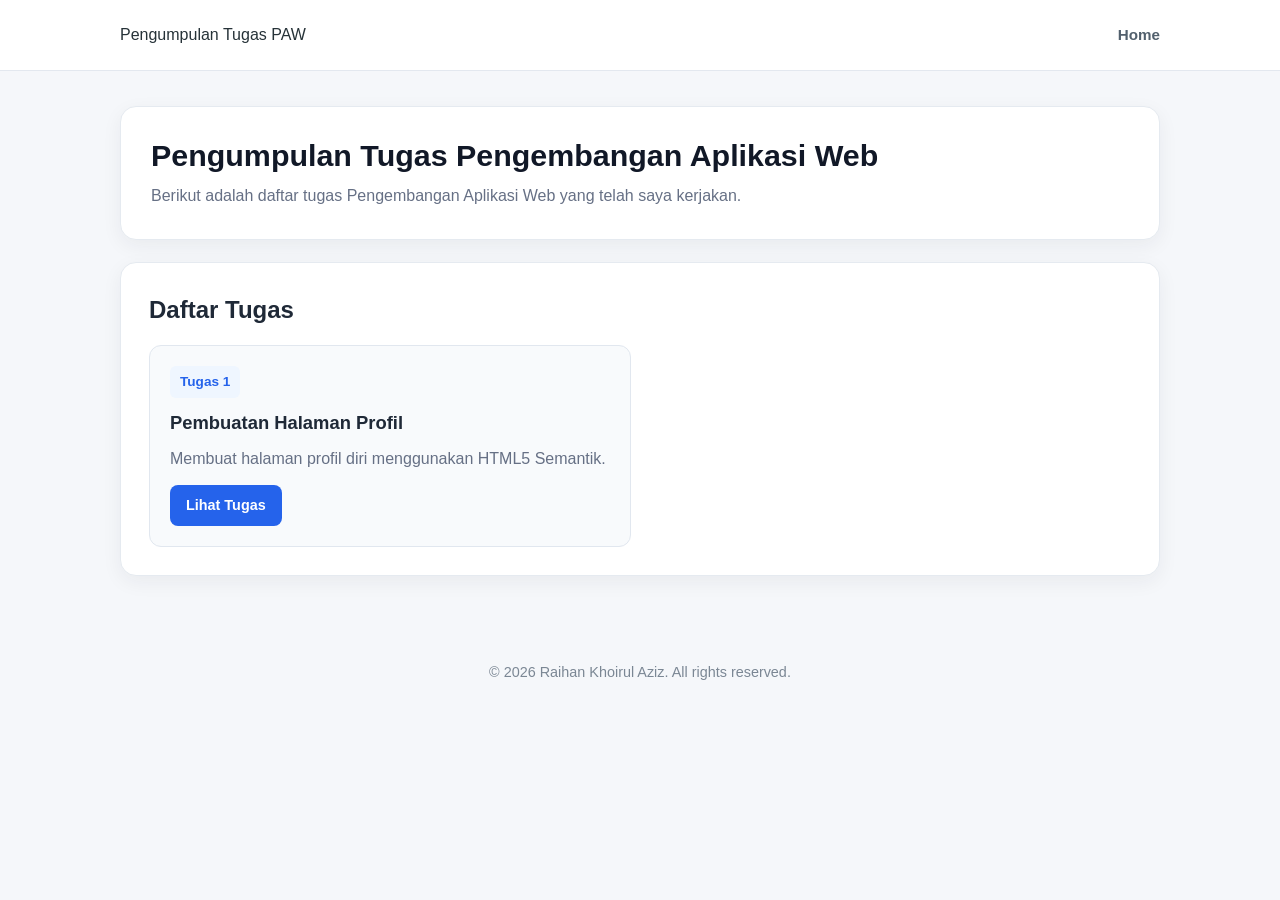
<file: index.html>
<!DOCTYPE html>
<html lang="id">
<head>
    <meta charset="UTF-8">

    <title>Pengumpulan Tugas PAW - Raihan Khoirul Aziz</title>

    <meta
        name="description"
        content="Halaman pengumpulan tugas Pengembangan Aplikasi Web Raihan Khoirul Aziz."
    >

    <meta
        property="og:title"
        content="Pengumpulan Tugas PAW - Raihan Khoirul Aziz"
    >

    <meta
        property="og:description"
        content="Halaman pengumpulan tugas Pengembangan Aplikasi Web Raihan Khoirul Aziz."
    >

    <link rel="stylesheet" href="css/style.css">
</head>

<body>

    <header>
        <nav aria-label="Navigasi">
            <p>Pengumpulan Tugas PAW</p>

            <ul>
                <li>
                    <a href="index.html">Home</a>
                </li>
            </ul>
        </nav>
    </header>

    <main>

        <section class="hero">
            <h1>Pengumpulan Tugas Pengembangan Aplikasi Web</h1>

            <p>
                Berikut adalah daftar tugas Pengembangan Aplikasi Web
                yang telah saya kerjakan.
            </p>
        </section>

        <section>
            <h2>Daftar Tugas</h2>

            <div class="tugas-list">

                <article class="tugas-card">
                    <span class="tugas-nomor">Tugas 1</span>

                    <h3>Pembuatan Halaman Profil</h3>

                    <p>
                        Membuat halaman profil diri menggunakan HTML5 Semantik.
                    </p>

                    <a href="profil.html">Lihat Tugas</a>
                </article>

            </div>
        </section>

    </main>

    <footer>
        <p>&copy; 2026 Raihan Khoirul Aziz. All rights reserved.</p>
    </footer>

</body>
</html>
</file>
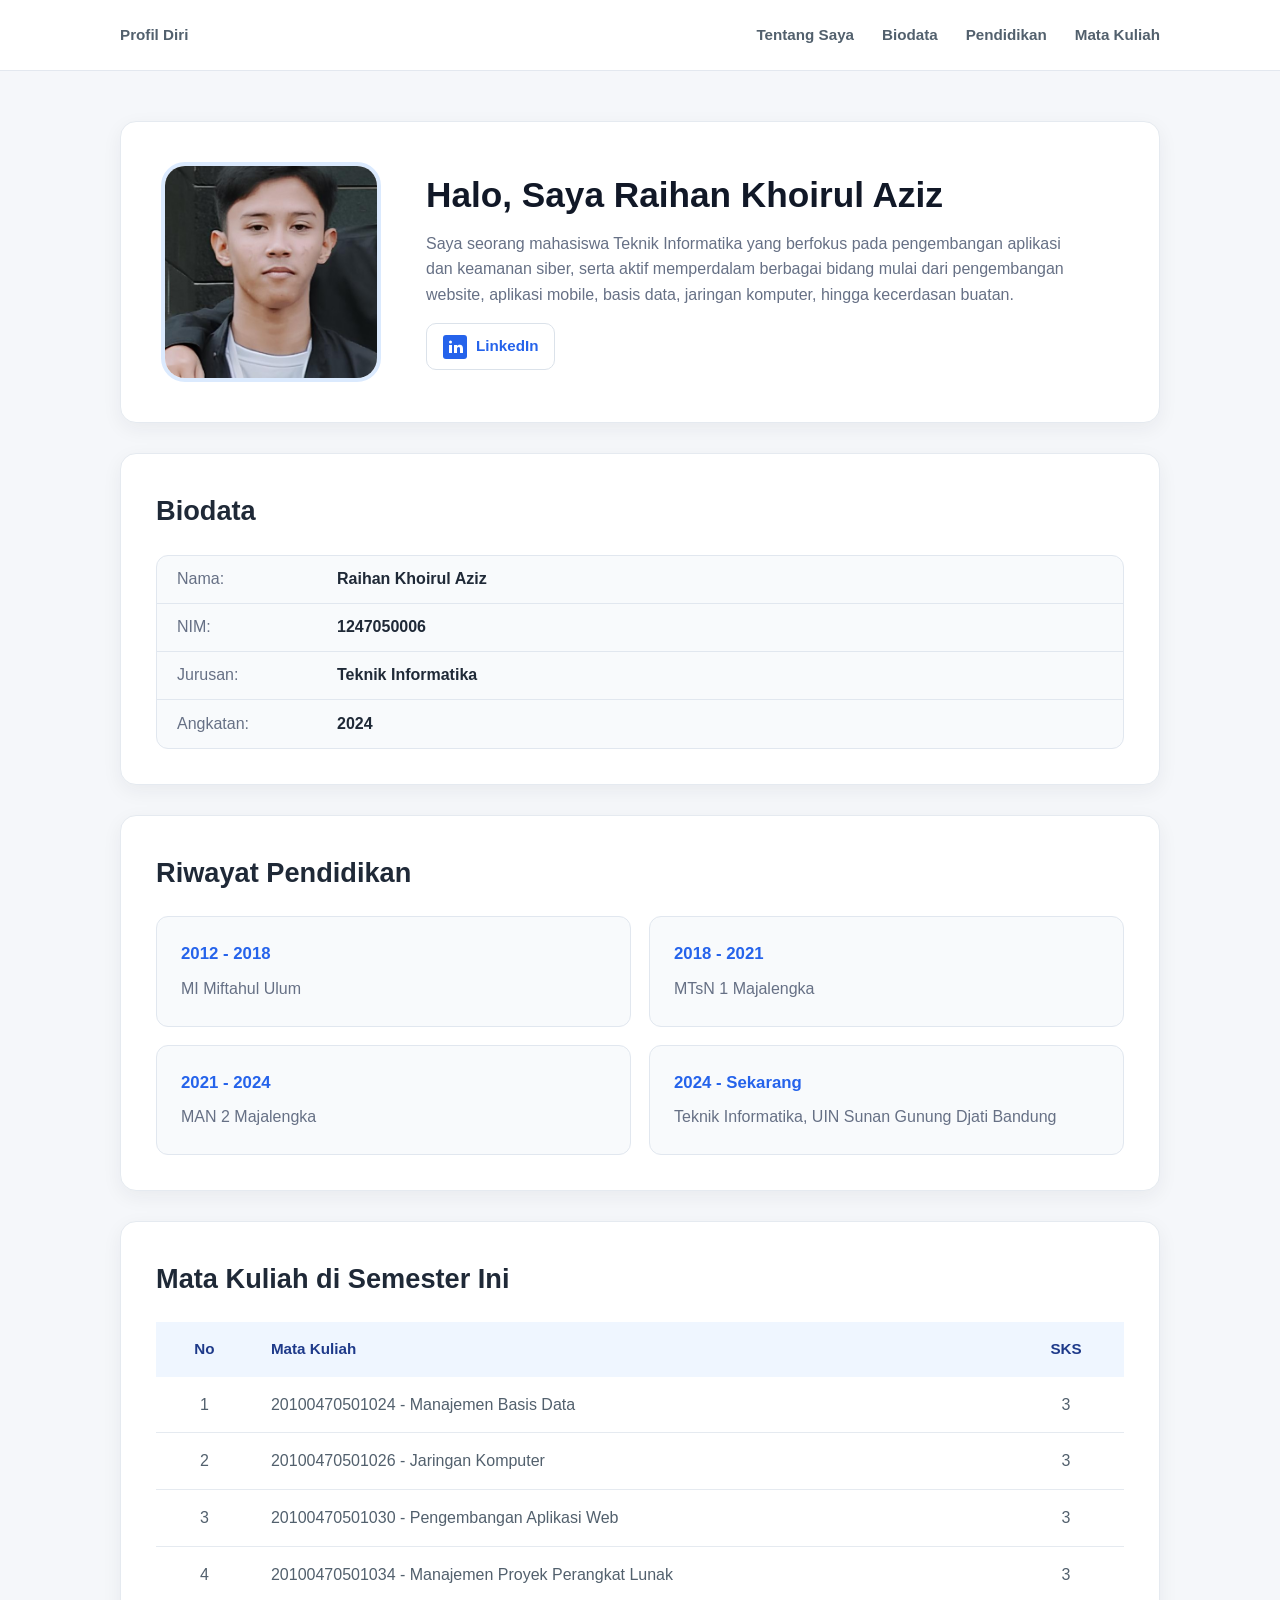
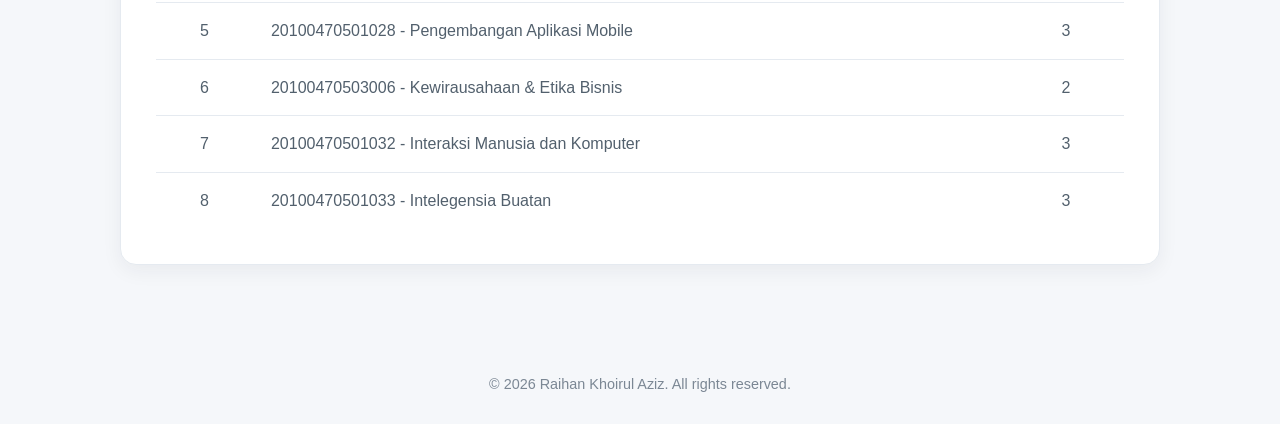
<file: profil.html>
<!DOCTYPE html>
<html lang="id">
<head>
    <meta charset="UTF-8">

    <title>Profil Diri - Raihan Khoirul Aziz</title>

    <meta
        name="description"
        content="Halaman profil diri Raihan Khoirul Aziz."
    >

    <meta property="og:title" content="Profil Diri - Raihan Khoirul Aziz">
    <meta
        property="og:description"
        content="Halaman profil diri Raihan Khoirul Aziz, mahasiswa Teknik Informatika UIN Sunan Gunung Djati Bandung."
    >
    <meta property="og:image" content="https://raihankhoirulaziz.space/image/fotoprib.JPG">

    <link rel="stylesheet" href="css/profil.css">
</head>

<body>
    <header>
        <nav aria-label="Navigasi">
            <a href="index.html">Profil Diri</a>

            <ul>
                <li><a href="#tentang-saya">Tentang Saya</a></li>
                <li><a href="#biodata">Biodata</a></li>
                <li><a href="#pendidikan">Pendidikan</a></li>
                <li><a href="#mata-kuliah">Mata Kuliah</a></li>
            </ul>
        </nav>
    </header>

    <main>
        <section id="tentang-saya">
            <div class="profil">
                <img
                    src="image/fotoprib.JPG"
                    alt="Foto profil Raihan Khoirul Aziz"
                >

                <div class="profil-info">
                    <h1>Halo, Saya Raihan Khoirul Aziz</h1>

                    <p>
                        Saya seorang mahasiswa Teknik Informatika yang berfokus pada
                        pengembangan aplikasi dan keamanan siber, serta aktif
                        memperdalam berbagai bidang mulai dari pengembangan website,
                        aplikasi mobile, basis data, jaringan komputer, hingga
                        kecerdasan buatan.
                    </p>

                    <a
                        href="https://www.linkedin.com/in/raihan-khoirul-aziz-16a17b360/"
                        target="_blank"
                        rel="noopener noreferrer"
                        class="linkedin-link"
                    >
                        <svg
                            xmlns="http://www.w3.org/2000/svg"
                            width="32"
                            height="32"
                            viewBox="0 0 24 24"
                            aria-hidden="true"
                        >
                            <rect class="linkedin-bg" width="24" height="24" rx="3"/>
                            <circle class="linkedin-icon" cx="7.5" cy="7" r="1.5"/>
                            <rect class="linkedin-icon" x="6" y="10" width="3" height="8"/>
                            <path
                                class="linkedin-icon"
                                d="M11 10h3v1.1c.5-.8 1.4-1.4 2.8-1.4 2.2 0 3.2 1.4 3.2 4v4.3h-3v-3.9c0-1.2-.2-2.1-1.3-2.1-1.2 0-1.7.8-1.7 2.1V18h-3z"
                            />
                        </svg>

                        <span>LinkedIn</span>
                    </a>
                </div>
            </div>
        </section>

        <section id="biodata">
            <h2>Biodata</h2>

            <div class="biodata-list">
                <p>Nama: <strong>Raihan Khoirul Aziz</strong></p>
                <p>NIM: <strong>1247050006</strong></p>
                <p>Jurusan: <strong>Teknik Informatika</strong></p>
                <p>Angkatan: <strong>2024</strong></p>
            </div>
        </section>

        <section id="pendidikan">
            <h2>Riwayat Pendidikan</h2>

            <div class="pendidikan-list">
                <article>
                    <h3>2012 - 2018</h3>
                    <p>MI Miftahul Ulum</p>
                </article>

                <article>
                    <h3>2018 - 2021</h3>
                    <p>MTsN 1 Majalengka</p>
                </article>

                <article>
                    <h3>2021 - 2024</h3>
                    <p>MAN 2 Majalengka</p>
                </article>

                <article>
                    <h3>2024 - Sekarang</h3>
                    <p>
                        Teknik Informatika, UIN Sunan Gunung Djati Bandung
                    </p>
                </article>
            </div>
        </section>

        <section id="mata-kuliah">
            <h2>Mata Kuliah di Semester Ini</h2>

            <table>
                <thead>
                    <tr>
                        <th scope="col">No</th>
                        <th scope="col">Mata Kuliah</th>
                        <th scope="col">SKS</th>
                    </tr>
                </thead>

                <tbody>
                    <tr>
                        <td>1</td>
                        <td>20100470501024 - Manajemen Basis Data</td>
                        <td>3</td>
                    </tr>

                    <tr>
                        <td>2</td>
                        <td>20100470501026 - Jaringan Komputer</td>
                        <td>3</td>
                    </tr>

                    <tr>
                        <td>3</td>
                        <td>20100470501030 - Pengembangan Aplikasi Web</td>
                        <td>3</td>
                    </tr>

                    <tr>
                        <td>4</td>
                        <td>20100470501034 - Manajemen Proyek Perangkat Lunak</td>
                        <td>3</td>
                    </tr>

                    <tr>
                        <td>5</td>
                        <td>20100470501028 - Pengembangan Aplikasi Mobile</td>
                        <td>3</td>
                    </tr>

                    <tr>
                        <td>6</td>
                        <td>20100470503006 - Kewirausahaan &amp; Etika Bisnis</td>
                        <td>2</td>
                    </tr>

                    <tr>
                        <td>7</td>
                        <td>20100470501032 - Interaksi Manusia dan Komputer</td>
                        <td>3</td>
                    </tr>

                    <tr>
                        <td>8</td>
                        <td>20100470501033 - Intelegensia Buatan</td>
                        <td>3</td>
                    </tr>
                </tbody>
            </table>
        </section>
    </main>

    <footer>
        <p>&copy; 2026 Raihan Khoirul Aziz. All rights reserved.</p>
    </footer>
</body>
</html>
</file>
<file: css/style.css>
/* Reset dan pengaturan dasar */
* {
    margin: 0;
    padding: 0;
    box-sizing: border-box;
}

html {
    scroll-behavior: smooth;
}

body {
    font-family: Arial, Helvetica, sans-serif;
    line-height: 1.6;
    color: #263238;
    background-color: #f5f7fa;
}

/* Navbar */
header {
    background-color: #ffffff;
    border-bottom: 1px solid #e3e8ef;
    position: sticky;
    top: 0;
    z-index: 100;
}

header nav {
    max-width: 1100px;
    margin: 0 auto;
    min-height: 70px;
    padding: 0 30px;
    display: flex;
    align-items: center;
    justify-content: space-between;
}

header nav > a {
    font-size: 1.25rem;
    font-weight: 700;
    color: #2563eb;
    text-decoration: none;
}

nav ul {
    list-style: none;
    display: flex;
    gap: 28px;
}

nav a {
    color: #52606d;
    text-decoration: none;
    font-size: 0.95rem;
    font-weight: 600;
    transition: color 0.2s ease;
}

nav a:hover {
    color: #2563eb;
}

/* Area utama */
main {
    max-width: 1100px;
    margin: 0 auto;
    padding: 35px 30px;
}

section {
    background-color: #ffffff;
    border: 1px solid #e5eaf0;
    border-radius: 16px;
    padding: 28px;
    margin-bottom: 22px;
    box-shadow: 0 6px 20px rgba(30, 41, 59, 0.06);
}

section h2 {
    margin-bottom: 6px;
    font-size: 1.5rem;
    color: #1f2937;
}

/* Hero */
.hero {
    padding: 30px;
}

.hero h1 {
    margin-bottom: 10px;
    font-size: 1.9rem;
    line-height: 1.2;
    color: #111827;
}

.hero p {
    max-width: 700px;
    color: #667085;
}

/* Daftar tugas */
.tugas-list {
    margin-top: 16px;
    display: grid;
    grid-template-columns: repeat(2, minmax(0, 1fr));
    gap: 18px;
}

/* Card tugas */
.tugas-card {
    padding: 20px;
    border: 1px solid #e1e7ef;
    border-radius: 12px;
    background-color: #f8fafc;
    transition: transform 0.2s ease, box-shadow 0.2s ease;
}

.tugas-card:hover {
    transform: translateY(-3px);
    box-shadow: 0 8px 18px rgba(30, 41, 59, 0.08);
}

/* Label Tugas 1 */
.tugas-nomor {
    display: inline-block;
    margin-bottom: 10px;
    padding: 5px 10px;
    border-radius: 6px;
    background-color: #eff6ff;
    color: #2563eb;
    font-size: 0.85rem;
    font-weight: 700;
}

/* Judul tugas */
.tugas-card h3 {
    margin-bottom: 8px;
    color: #1f2937;
    font-size: 1.15rem;
}

/* Deskripsi tugas */
.tugas-card p {
    margin-bottom: 14px;
    color: #667085;
}

/* Tombol Lihat Tugas */
.tugas-card a {
    display: inline-block;
    padding: 9px 16px;
    border-radius: 8px;
    background-color: #2563eb;
    color: #ffffff;
    text-decoration: none;
    font-size: 0.9rem;
    font-weight: 600;
    transition: background-color 0.2s ease;
}

.tugas-card a:hover {
    background-color: #1d4ed8;
}

/* Footer */
footer {
    padding: 28px 20px;
    text-align: center;
    color: #7b8794;
    font-size: 0.9rem;
}

/* Tablet */
@media (max-width: 768px) {

    header nav {
        padding: 0 20px;
    }

    nav ul {
        gap: 15px;
    }

    nav a {
        font-size: 0.85rem;
    }

    main {
        padding: 30px 20px;
    }

    section,
    .hero {
        padding: 28px;
    }

    .hero h1 {
        font-size: 1.8rem;
    }
}

/* HP */
@media (max-width: 600px) {

    header nav {
        flex-direction: column;
        gap: 12px;
        padding: 18px 15px;
    }

    nav ul {
        flex-wrap: wrap;
        justify-content: center;
        gap: 10px 18px;
    }

    main {
        padding: 20px 15px;
    }

    section,
    .hero {
        padding: 22px;
        border-radius: 12px;
    }

    .hero h1 {
        font-size: 1.65rem;
    }

    .tugas-list {
        grid-template-columns: 1fr;
    }
}
</file>
<file: css/profil.css>
* {
    margin: 0;
    padding: 0;
    box-sizing: border-box;
}

html {
    scroll-behavior: smooth;
    scroll-padding-top: 90px;
}

body {
    font-family: Arial, Helvetica, sans-serif;
    line-height: 1.6;
    color: #263238;
    background-color: #f5f7fa;
}

/* Navbar */
header {
    background-color: #ffffff;
    border-bottom: 1px solid #e3e8ef;
    position: sticky;
    top: 0;
    z-index: 100;
}

header nav {
    max-width: 1100px;
    margin: 0 auto;
    min-height: 70px;
    padding: 0 30px;
    display: flex;
    align-items: center;
    justify-content: space-between;
}

header nav > p {
    font-size: 1.25rem;
    font-weight: 700;
    color: #2563eb;
}

nav ul {
    list-style: none;
    display: flex;
    gap: 28px;
}

nav a {
    color: #52606d;
    text-decoration: none;
    font-size: 0.95rem;
    font-weight: 600;
    transition: color 0.2s ease;
}

nav a:hover {
    color: #2563eb;
}

/* Area utama */
main {
    max-width: 1100px;
    margin: 0 auto;
    padding: 50px 30px;
}

section {
    background-color: #ffffff;
    border: 1px solid #e5eaf0;
    border-radius: 16px;
    padding: 35px;
    margin-bottom: 30px;
    box-shadow: 0 6px 20px rgba(30, 41, 59, 0.06);
}

section h2 {
    margin-bottom: 8px;
    font-size: 1.7rem;
    color: #1f2937;
}

/* Tentang Saya */
#tentang-saya {
    padding: 40px;
}

.profil {
    display: flex;
    align-items: center;
    gap: 45px;
}

.profil img {
    width: 220px;
    height: 220px;
    object-fit: cover;
    border-radius: 24px;
    border: 4px solid #dbeafe;
    flex-shrink: 0;
}

.profil-info {
    flex: 1;
}

.profil-info h1 {
    margin-bottom: 14px;
    font-size: 2.2rem;
    line-height: 1.2;
    color: #111827;
}

.profil-info p {
    color: #667085;
    max-width: 650px;
}

.linkedin-link {
    display: inline-flex;
    align-items: center;
    justify-content: center;
    gap: 9px;
    padding: 10px 16px;
    margin-top: 16px;
    border: 1px solid #dbe2ea;
    border-radius: 10px;
    background-color: #ffffff;
    color: #2563eb;
    text-decoration: none;
    font-size: 0.95rem;
    font-weight: 600;
    transition: all 0.2s ease;
}

.linkedin-link svg {
    width: 24px;
    height: 24px;
}

.linkedin-link .linkedin-bg {
    fill: #2563eb;
}

.linkedin-link .linkedin-icon {
    fill: #ffffff;
}

.linkedin-link:hover {
    background-color: #2563eb;
    border-color: #2563eb;
    color: #ffffff;
    transform: translateY(-2px);
}

.linkedin-link:hover .linkedin-bg {
    fill: #ffffff;
}

.linkedin-link:hover .linkedin-icon {
    fill: #2563eb;
}

/* Biodata */
.biodata-list {
    margin-top: 22px;
    overflow: hidden;
    border: 1px solid #e1e7ef;
    border-radius: 12px;
    background-color: #f8fafc;
}

.biodata-list p {
    min-height: 48px;
    padding: 10px 20px;
    display: grid;
    grid-template-columns: 160px 1fr;
    align-items: center;
    border-bottom: 1px solid #e1e7ef;
    color: #667085;
}

.biodata-list p:last-child {
    border-bottom: none;
}

.biodata-list p strong {
    color: #1f2937;
    font-weight: 700;
}

/* Pendidikan */
.pendidikan-list {
    margin-top: 22px;
    display: grid;
    grid-template-columns: repeat(2, minmax(0, 1fr));
    gap: 18px;
}

.pendidikan-list article {
    padding: 24px;
    border: 1px solid #e1e7ef;
    border-radius: 12px;
    background-color: #f8fafc;
    transition: transform 0.2s ease, box-shadow 0.2s ease;
}

.pendidikan-list article:hover {
    transform: translateY(-3px);
    box-shadow: 0 8px 18px rgba(30, 41, 59, 0.08);
}

.pendidikan-list h3 {
    margin-bottom: 8px;
    color: #2563eb;
    font-size: 1.05rem;
}

.pendidikan-list p {
    color: #667085;
}

/* Tabel mata kuliah */
#mata-kuliah {
    overflow-x: auto;
}

#mata-kuliah table {
    width: 100%;
    margin-top: 22px;
    border-collapse: collapse;
}

#mata-kuliah th {
    padding: 15px 18px;
    text-align: left;
    background-color: #eff6ff;
    color: #1e3a8a;
    font-size: 0.95rem;
}

#mata-kuliah th:first-child,
#mata-kuliah th:last-child,
#mata-kuliah td:first-child,
#mata-kuliah td:last-child {
    text-align: center;
}

#mata-kuliah td {
    padding: 15px 18px;
    border-bottom: 1px solid #e5eaf0;
    color: #52606d;
}

#mata-kuliah tbody tr:last-child td {
    border-bottom: none;
}

#mata-kuliah tbody tr:hover {
    background-color: #f8fafc;
}

/* Footer */
footer {
    padding: 28px 20px;
    text-align: center;
    color: #7b8794;
    font-size: 0.9rem;
}

/* Tablet */
@media (max-width: 768px) {
    header nav {
        padding: 0 20px;
    }

    nav ul {
        gap: 15px;
    }

    nav a {
        font-size: 0.85rem;
    }

    main {
        padding: 30px 20px;
    }

    section,
    #tentang-saya {
        padding: 28px;
    }

    .profil {
        gap: 28px;
    }

    .profil img {
        width: 180px;
        height: 180px;
    }

    .profil-info h1 {
        font-size: 1.8rem;
    }
}

/* HP */
@media (max-width: 600px) {
    html {
    scroll-padding-top: 120px;
    }
    
    header nav {
        flex-direction: column;
        gap: 12px;
        padding: 18px 15px;
    }

    nav ul {
        flex-wrap: wrap;
        justify-content: center;
        gap: 10px 18px;
    }

    main {
        padding: 20px 15px;
    }

    section,
    #tentang-saya {
        padding: 22px;
        border-radius: 12px;
    }

    .profil {
        flex-direction: column;
        text-align: center;
    }

    .profil img {
        width: 170px;
        height: 170px;
    }

    .profil-info h1 {
        font-size: 1.65rem;
    }

    .profil-info p {
        text-align: left;
    }

    .pendidikan-list {
        grid-template-columns: 1fr;
    }

    .biodata-list p {
        grid-template-columns: 90px 1fr;
        padding: 10px 14px;
        font-size: 0.9rem;
    }

    #mata-kuliah {
        overflow-x: auto;
    }

    #mata-kuliah table {
        min-width: 650px;
    }
}
</file>
